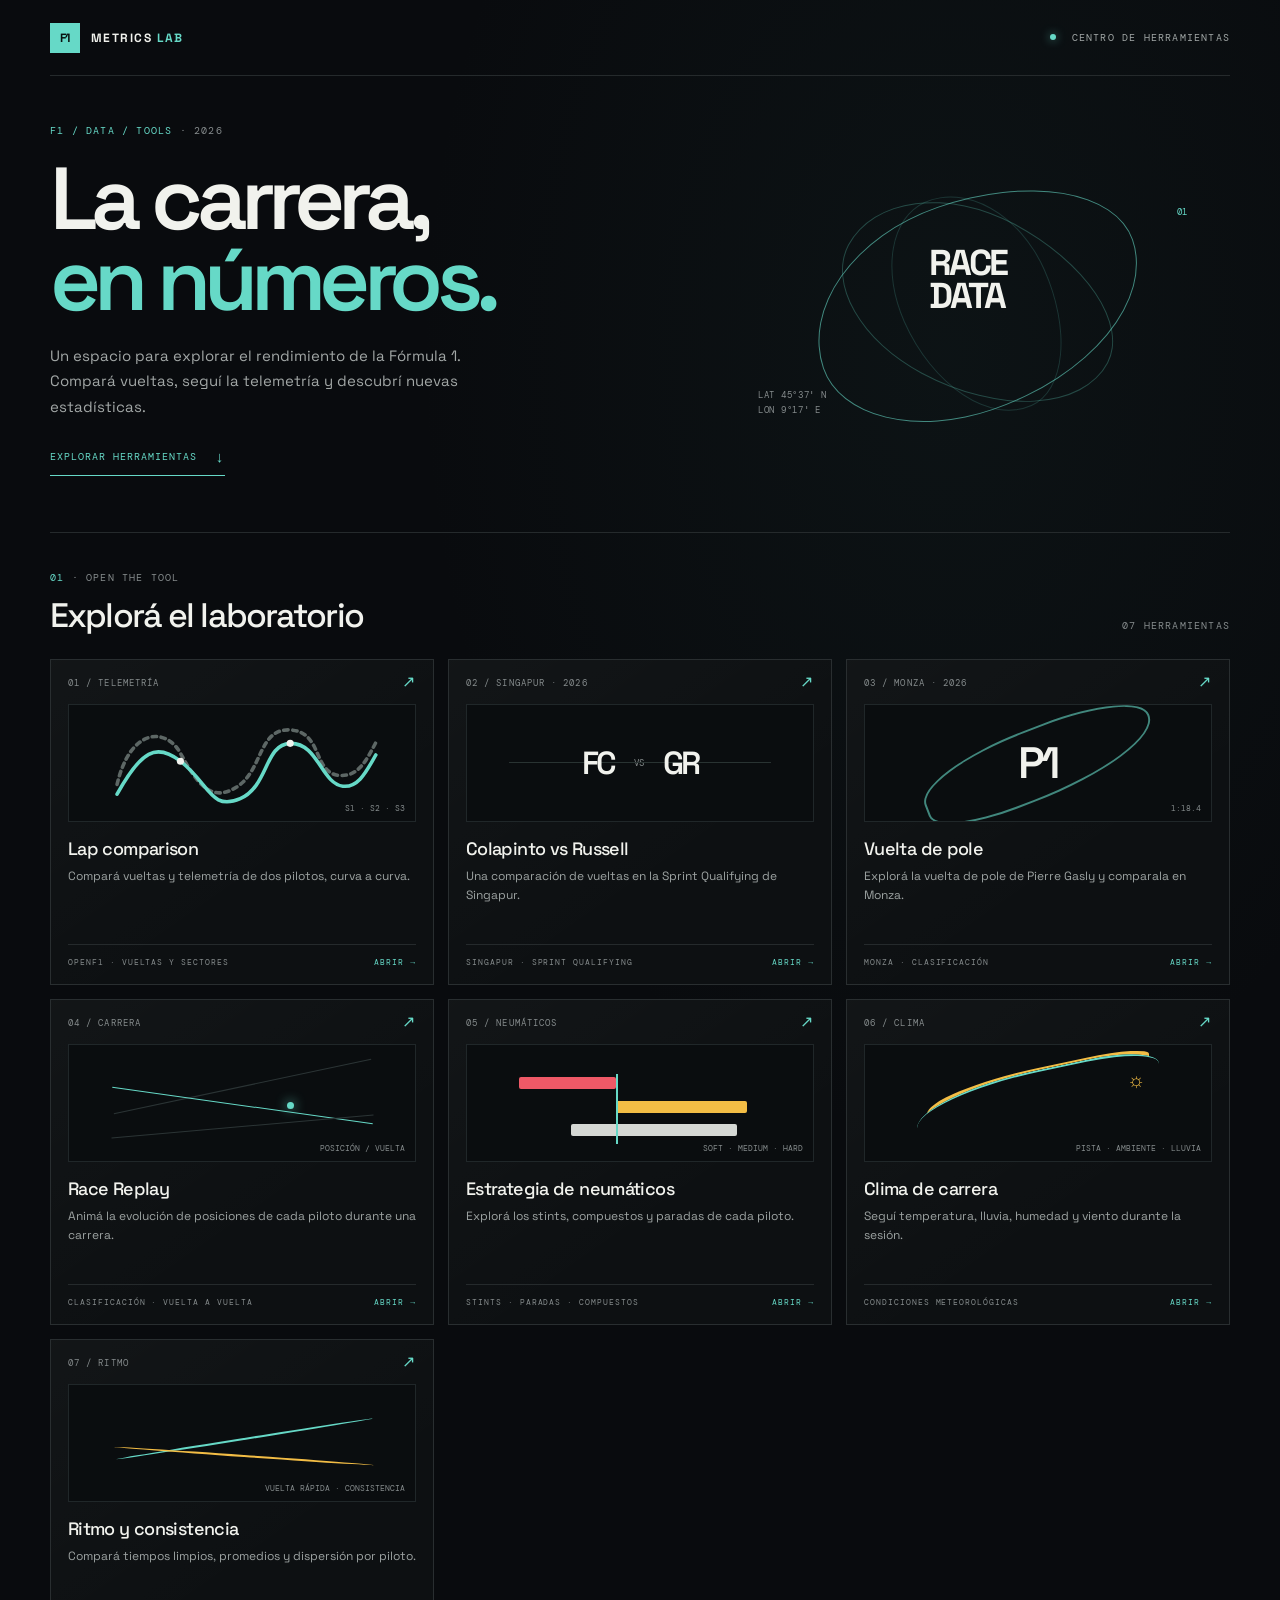
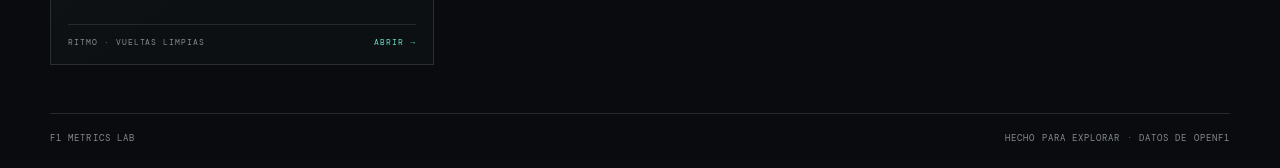
<file: index.html>
<!doctype html>
<html lang="es">
  <head>
    <meta charset="utf-8">
    <meta name="viewport" content="width=device-width, initial-scale=1">
    <meta name="theme-color" content="#090b0e">
    <meta
      name="description"
      content="Herramientas y estadísticas de Fórmula 1: compará vueltas, telemetría y rendimiento de pilotos."
    >
    <title>F1 Metrics Lab · Herramientas de Fórmula 1</title>
    <link rel="stylesheet" href="home.css">
  </head>
  <body>
    <main class="site-shell">
      <header class="topbar">
        <a class="brand" href="./" aria-label="F1 Metrics Lab, inicio">
          <span class="brand-mark">F1</span>
          <span>METRICS <b>LAB</b></span>
        </a>
        <span class="topbar-note"><i aria-hidden="true"></i> CENTRO DE HERRAMIENTAS</span>
      </header>

      <section class="hero" aria-labelledby="page-title">
        <div class="hero-copy">
          <p class="eyebrow"><span>F1 / DATA / TOOLS</span> · 2026</p>
          <h1 id="page-title">La carrera,<br><span>en números.</span></h1>
          <p class="intro">
            Un espacio para explorar el rendimiento de la Fórmula 1. Compará vueltas,
            seguí la telemetría y descubrí nuevas estadísticas.
          </p>
          <a class="explore-link" href="#tools">EXPLORAR HERRAMIENTAS <span aria-hidden="true">↓</span></a>
        </div>
        <div class="hero-art" aria-hidden="true">
          <div class="orbit orbit-one"></div>
          <div class="orbit orbit-two"></div>
          <div class="orbit orbit-three"></div>
          <span class="art-label">RACE<br>DATA</span>
          <span class="art-coordinate">LAT 45°37' N<br>LON 9°17' E</span>
          <span class="art-number">01</span>
        </div>
      </section>

      <section class="tools" id="tools" aria-labelledby="tools-title">
        <div class="section-heading">
          <div>
            <p class="eyebrow"><span>01</span> · OPEN THE TOOL</p>
            <h2 id="tools-title">Explorá el laboratorio</h2>
          </div>
          <span class="tool-count">07 HERRAMIENTAS</span>
        </div>

        <div class="tool-grid">
          <a class="tool-card featured" href="lap%20comparison/">
            <div class="card-topline"><span>01 / TELEMETRÍA</span><span class="card-arrow" aria-hidden="true">↗</span></div>
            <div class="card-graphic lap-graphic" aria-hidden="true">
              <svg viewBox="0 0 320 130" role="presentation">
                <path class="track-line track-muted" d="M20 89 C35 25 75 25 91 54 C108 85 124 111 154 92 C184 73 178 25 215 28 C251 31 239 77 270 79 C291 80 300 61 310 42"></path>
                <path class="track-line track-bright" d="M20 100 C47 51 64 42 91 63 C124 89 125 119 158 105 C190 91 185 44 214 43 C245 42 249 88 273 91 C291 93 300 73 310 56"></path>
                <circle cx="91" cy="63" r="4"></circle><circle cx="214" cy="43" r="4"></circle>
              </svg>
              <span class="graphic-caption">S1 · S2 · S3</span>
            </div>
            <div class="card-copy">
              <h3>Lap comparison</h3>
              <p>Compará vueltas y telemetría de dos pilotos, curva a curva.</p>
            </div>
            <div class="card-footer"><span>OPENF1 · VUELTAS Y SECTORES</span><span aria-hidden="true">ABRIR →</span></div>
          </a>

          <a class="tool-card" href="colapinto%20russel/">
            <div class="card-topline"><span>02 / SINGAPUR · 2026</span><span class="card-arrow" aria-hidden="true">↗</span></div>
            <div class="card-graphic driver-graphic" aria-hidden="true">
              <span class="driver-initial">FC</span><span class="versus">VS</span><span class="driver-initial">GR</span>
              <span class="driver-line"></span>
            </div>
            <div class="card-copy">
              <h3>Colapinto vs Russell</h3>
              <p>Una comparación de vueltas en la Sprint Qualifying de Singapur.</p>
            </div>
            <div class="card-footer"><span>SINGAPUR · SPRINT QUALIFYING</span><span aria-hidden="true">ABRIR →</span></div>
          </a>

          <a class="tool-card" href="gasly%20pole/">
            <div class="card-topline"><span>03 / MONZA · 2026</span><span class="card-arrow" aria-hidden="true">↗</span></div>
            <div class="card-graphic pole-graphic" aria-hidden="true">
              <span class="pole-number">P1</span>
              <span class="pole-trace"></span>
              <span class="pole-caption">1:18.4</span>
            </div>
            <div class="card-copy">
              <h3>Vuelta de pole</h3>
              <p>Explorá la vuelta de pole de Pierre Gasly y comparala en Monza.</p>
            </div>
            <div class="card-footer"><span>MONZA · CLASIFICACIÓN</span><span aria-hidden="true">ABRIR →</span></div>
          </a>

          <a class="tool-card" href="race%20replay/">
            <div class="card-topline"><span>04 / CARRERA</span><span class="card-arrow" aria-hidden="true">↗</span></div>
            <div class="card-graphic replay-graphic" aria-hidden="true">
              <span class="replay-track replay-track-one"></span>
              <span class="replay-track replay-track-two"></span>
              <span class="replay-track replay-track-three"></span>
              <span class="replay-marker"></span>
              <span class="replay-caption">POSICIÓN / VUELTA</span>
            </div>
            <div class="card-copy">
              <h3>Race Replay</h3>
              <p>Animá la evolución de posiciones de cada piloto durante una carrera.</p>
            </div>
            <div class="card-footer"><span>CLASIFICACIÓN · VUELTA A VUELTA</span><span aria-hidden="true">ABRIR →</span></div>
          </a>

          <a class="tool-card" href="stint%20strategy/">
            <div class="card-topline"><span>05 / NEUMÁTICOS</span><span class="card-arrow" aria-hidden="true">↗</span></div>
            <div class="card-graphic strategy-graphic" aria-hidden="true">
              <span class="strategy-bar soft-bar"></span><span class="strategy-bar medium-bar"></span>
              <span class="strategy-bar hard-bar"></span><span class="strategy-stop"></span>
              <span class="graphic-caption">SOFT · MEDIUM · HARD</span>
            </div>
            <div class="card-copy">
              <h3>Estrategia de neumáticos</h3>
              <p>Explorá los stints, compuestos y paradas de cada piloto.</p>
            </div>
            <div class="card-footer"><span>STINTS · PARADAS · COMPUESTOS</span><span aria-hidden="true">ABRIR →</span></div>
          </a>

          <a class="tool-card" href="track%20weather/">
            <div class="card-topline"><span>06 / CLIMA</span><span class="card-arrow" aria-hidden="true">↗</span></div>
            <div class="card-graphic weather-graphic" aria-hidden="true">
              <span class="weather-line-art"></span><span class="weather-sun">☼</span>
              <span class="graphic-caption">PISTA · AMBIENTE · LLUVIA</span>
            </div>
            <div class="card-copy">
              <h3>Clima de carrera</h3>
              <p>Seguí temperatura, lluvia, humedad y viento durante la sesión.</p>
            </div>
            <div class="card-footer"><span>CONDICIONES METEOROLÓGICAS</span><span aria-hidden="true">ABRIR →</span></div>
          </a>

          <a class="tool-card" href="race%20pace/">
            <div class="card-topline"><span>07 / RITMO</span><span class="card-arrow" aria-hidden="true">↗</span></div>
            <div class="card-graphic pace-graphic" aria-hidden="true">
              <span class="pace-line-art pace-line-a"></span><span class="pace-line-art pace-line-b"></span>
              <span class="graphic-caption">VUELTA RÁPIDA · CONSISTENCIA</span>
            </div>
            <div class="card-copy">
              <h3>Ritmo y consistencia</h3>
              <p>Compará tiempos limpios, promedios y dispersión por piloto.</p>
            </div>
            <div class="card-footer"><span>RITMO · VUELTAS LIMPIAS</span><span aria-hidden="true">ABRIR →</span></div>
          </a>
        </div>
      </section>

      <footer class="site-footer">
        <span>F1 METRICS LAB</span>
        <span>HECHO PARA EXPLORAR · DATOS DE OPENF1</span>
      </footer>
    </main>
  </body>
</html>
</file>
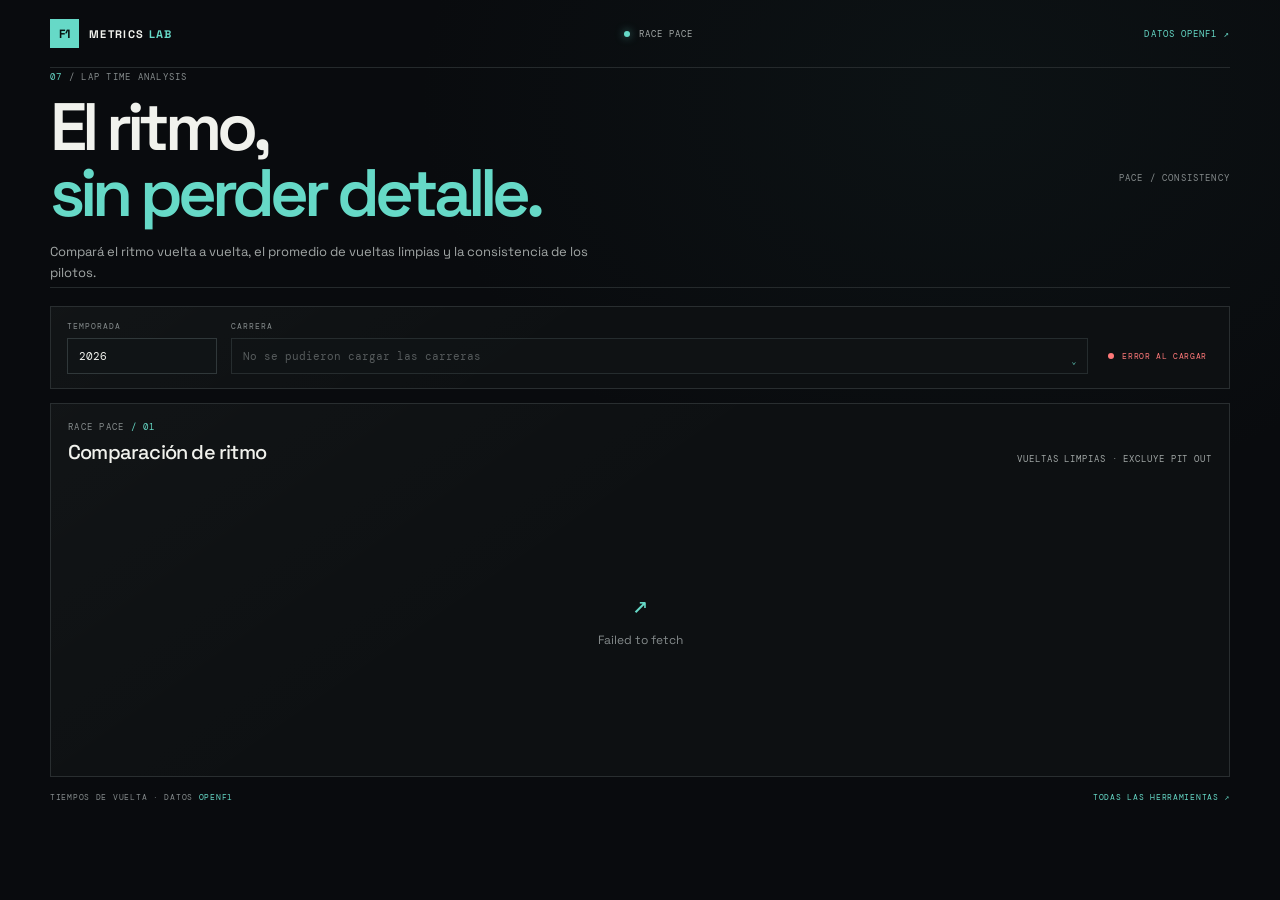
<file: race pace/index.html>
<!doctype html>
<html lang="es">
  <head>
    <meta charset="utf-8">
    <meta name="viewport" content="width=device-width, initial-scale=1">
    <meta name="theme-color" content="#090b0e">
    <meta name="description" content="Compará ritmo de carrera, vueltas rápidas y consistencia de los pilotos de Fórmula 1.">
    <title>Ritmo y consistencia · F1 Metrics Lab</title>
    <link rel="stylesheet" href="../shared/tools.css">
    <link rel="stylesheet" href="styles.css">
    <script src="../shared/f1-tools.js" defer></script>
    <script src="app.js" defer></script>
  </head>
  <body>
    <main class="page-shell">
      <header class="topbar">
        <a class="wordmark" href="../" aria-label="Volver a F1 Metrics Lab"><span class="wordmark-mark">F1</span><span class="wordmark-copy">METRICS <span>LAB</span></span></a>
        <div class="topbar-context"><span class="live-dot"></span><span>RACE PACE</span></div>
        <a class="api-link" href="https://openf1.org/docs/" target="_blank" rel="noreferrer">DATOS OPENF1 ↗</a>
      </header>
      <section class="intro">
        <div><p class="eyebrow"><span>07</span> / LAP TIME ANALYSIS</p><h1>El ritmo,<br><span>sin perder detalle.</span></h1><p class="intro-copy">Compará el ritmo vuelta a vuelta, el promedio de vueltas limpias y la consistencia de los pilotos.</p></div>
        <span class="tool-index">PACE / CONSISTENCY</span>
      </section>
      <section class="controls panel" aria-label="Seleccionar carrera">
        <label class="select-field" for="season-select"><span>TEMPORADA</span><select id="season-select"><option>2026</option><option>2025</option><option>2024</option><option>2023</option></select></label>
        <label class="select-field race-field" for="race-select"><span>CARRERA</span><select id="race-select" disabled><option>Cargando carreras…</option></select></label>
        <div class="data-status" role="status"><i class="status-dot"></i><span id="status-label" data-state="loading">CARGANDO CARRERAS</span></div>
      </section>
      <section class="content-panel panel">
        <header class="panel-heading"><div><p class="eyebrow">RACE PACE <span>/ 01</span></p><h2 id="race-title">Comparación de ritmo</h2></div><span class="heading-note">VUELTAS LIMPIAS · EXCLUYE PIT OUT</span></header>
        <div class="empty-state" id="empty-state" role="status"><span class="empty-mark">↗</span><p>Elegí una carrera para comparar ritmo y consistencia.</p></div>
        <div class="data-view" id="data-view" hidden>
          <div class="driver-pickers">
            <label class="select-field" for="driver-a"><span>PILOTO A</span><select class="inline-select" id="driver-a" disabled></select></label>
            <span class="versus">VS</span>
            <label class="select-field" for="driver-b"><span>PILOTO B</span><select class="inline-select" id="driver-b" disabled></select></label>
          </div>
          <div class="metric-grid pace-metrics">
            <article class="metric-card"><span class="metric-label">VUELTA MÁS RÁPIDA</span><strong class="metric-value" id="metric-best">—</strong><span class="metric-detail" id="metric-best-detail">seleccioná un piloto</span></article>
            <article class="metric-card"><span class="metric-label">PROMEDIO DE VUELTAS LIMPIAS</span><strong class="metric-value" id="metric-average">—</strong><span class="metric-detail" id="metric-average-detail">—</span></article>
            <article class="metric-card"><span class="metric-label">CONSISTENCIA · DESVÍO ESTÁNDAR</span><strong class="metric-value" id="metric-consistency">—</strong><span class="metric-detail" id="metric-consistency-detail">menor es más consistente</span></article>
          </div>
          <div class="chart-box"><svg id="pace-chart" role="img" aria-label="Ritmo comparado por vuelta"></svg></div>
          <div class="pace-table-wrap"><table><thead><tr><th>POS</th><th>PILOTO</th><th>VUELTA RÁPIDA</th><th>PROMEDIO</th><th>CONSISTENCIA</th><th>VUELTAS</th></tr></thead><tbody id="pace-table"></tbody></table></div>
          <p class="data-note">Se excluyen las vueltas de salida de boxes (pit out), los datos inválidos y vueltas de más de 180 s. El promedio no ajusta tráfico, combustible ni compuesto.</p>
        </div>
      </section>
      <footer class="page-footer"><p>TIEMPOS DE VUELTA · DATOS <a href="https://openf1.org" target="_blank" rel="noreferrer">OPENF1</a></p><p><a href="../">TODAS LAS HERRAMIENTAS ↗</a></p></footer>
    </main>
  </body>
</html>
</file>
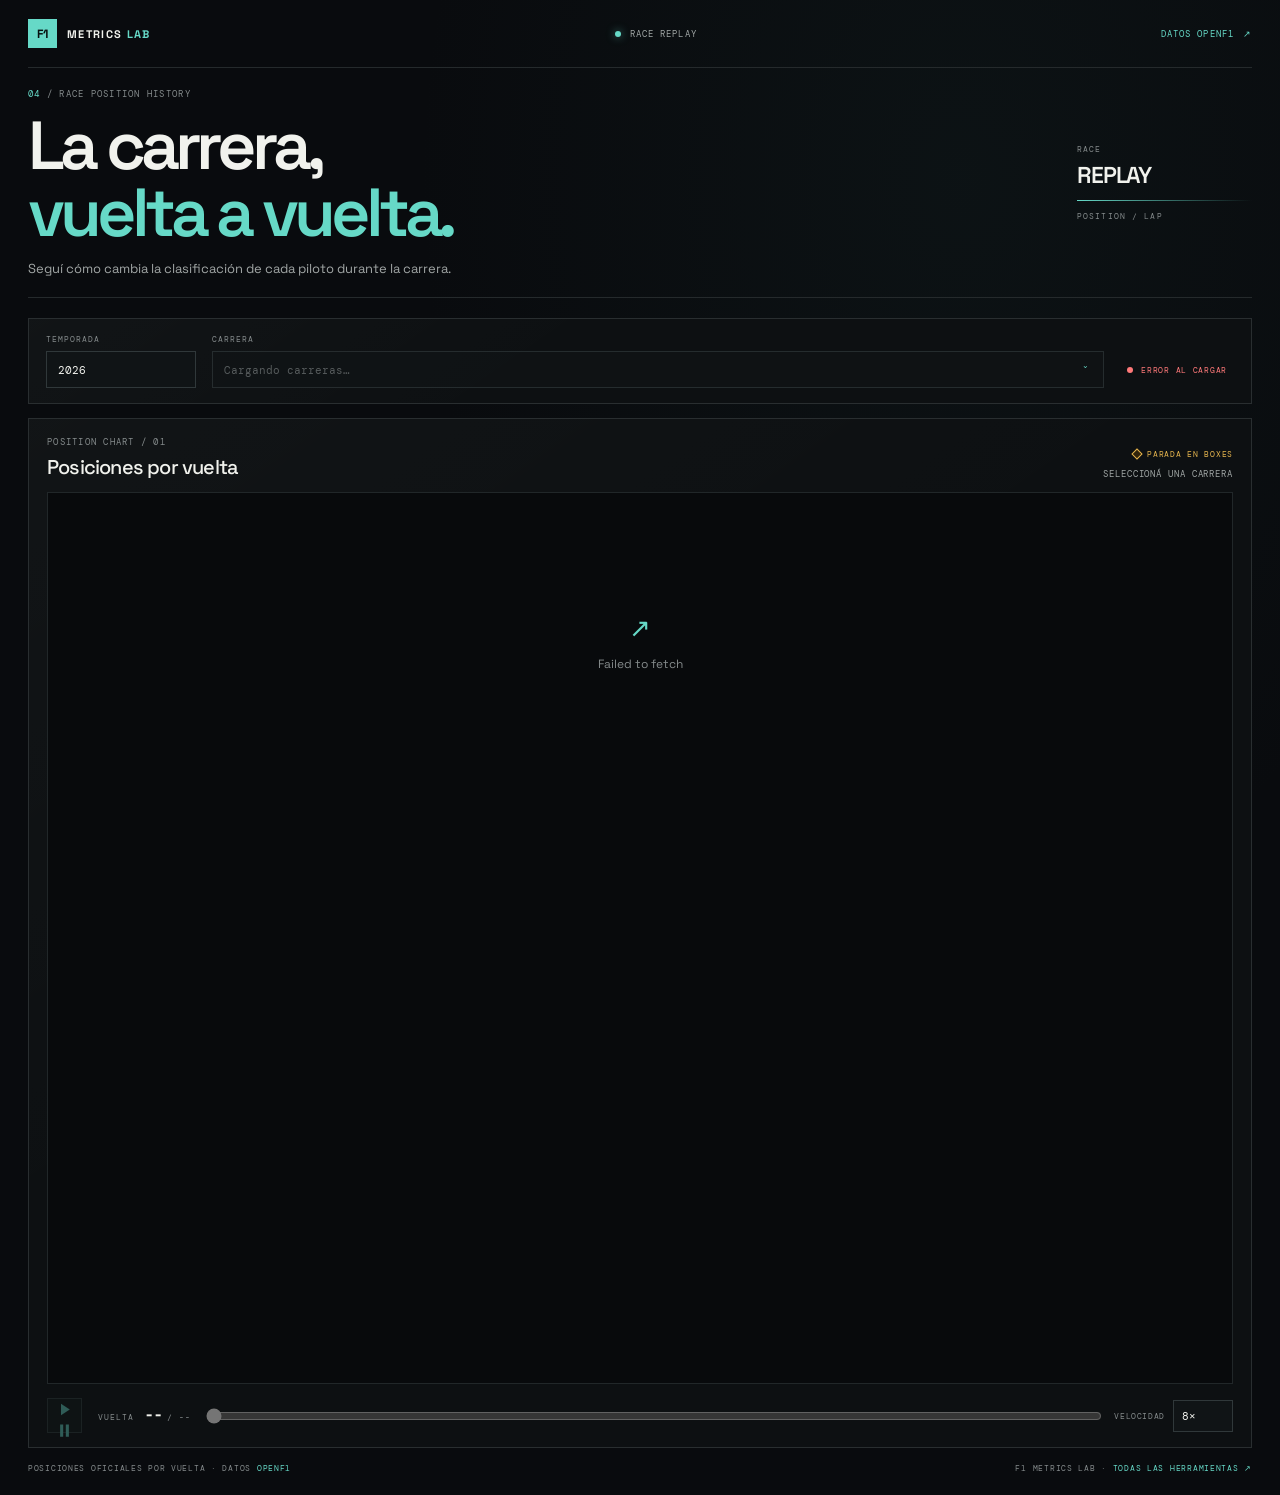
<file: race replay/index.html>
<!doctype html>
<html lang="es">
  <head>
    <meta charset="utf-8">
    <meta name="viewport" content="width=device-width, initial-scale=1">
    <meta name="theme-color" content="#090b0e">
    <meta name="description" content="Animación vuelta a vuelta de las posiciones de los pilotos en carreras de Fórmula 1.">
    <title>Race Replay · F1 Metrics Lab</title>
    <link rel="stylesheet" href="styles.css">
    <script src="app.js" defer></script>
  </head>
  <body>
    <main class="page-shell">
      <header class="topbar">
        <a class="wordmark" href="../" aria-label="Volver a F1 Metrics Lab">
          <span class="wordmark-mark" aria-hidden="true">F1</span>
          <span class="wordmark-copy">METRICS <span>LAB</span></span>
        </a>
        <div class="topbar-context"><span class="live-dot" aria-hidden="true"></span><span>RACE REPLAY</span></div>
        <a class="api-link" href="https://openf1.org/docs/" target="_blank" rel="noreferrer">DATOS OPENF1 <span aria-hidden="true">↗</span></a>
      </header>

      <section class="intro">
        <div>
          <p class="eyebrow"><span>04</span> / RACE POSITION HISTORY</p>
          <h1>La carrera,<br><span>vuelta a vuelta.</span></h1>
          <p class="intro-copy">Seguí cómo cambia la clasificación de cada piloto durante la carrera.</p>
        </div>
        <div class="season-stamp" aria-hidden="true"><span>RACE</span><strong>REPLAY</strong><i></i><span>POSITION / LAP</span></div>
      </section>

      <section class="controls panel" aria-label="Elegir carrera">
        <label class="select-field" for="season-select">
          <span>TEMPORADA</span>
          <select id="season-select" aria-label="Temporada">
            <option value="2026">2026</option>
            <option value="2025">2025</option>
            <option value="2024">2024</option>
            <option value="2023">2023</option>
          </select>
        </label>
        <label class="select-field race-field" for="race-select">
          <span>CARRERA</span>
          <select id="race-select" disabled aria-label="Carrera">
            <option value="">Cargando carreras…</option>
          </select>
        </label>
        <div class="data-status" id="data-status" data-state="loading" role="status" aria-live="polite">
          <span class="status-dot" aria-hidden="true"></span>
          <span id="status-label">CARGANDO CARRERAS</span>
        </div>
      </section>

      <section class="replay-panel panel" aria-labelledby="chart-title">
        <header class="chart-heading">
          <div>
            <p class="eyebrow">POSITION CHART <span class="heading-index">/ 01</span></p>
            <h2 id="chart-title">Posiciones por vuelta</h2>
          </div>
          <div class="chart-heading-meta">
            <span class="pit-legend"><i aria-hidden="true"></i> PARADA EN BOXES</span>
            <span class="race-heading" id="race-heading">SELECCIONÁ UNA CARRERA</span>
          </div>
        </header>

        <div class="chart-wrap" id="chart-wrap">
          <div class="empty-state" id="empty-state" role="status">
            <span class="empty-mark" aria-hidden="true">↗</span>
            <p>Elegí una temporada y una carrera para cargar la clasificación.</p>
          </div>
          <svg id="position-chart" class="position-chart" role="img" aria-label="Animación de posiciones de carrera" hidden></svg>
        </div>

        <div class="replay-controls">
          <button class="play-button" id="play-button" type="button" aria-label="Reproducir animación" disabled>
            <svg id="play-icon" viewBox="0 0 24 24" aria-hidden="true"><path d="M8 5.5v13l10-6.5z"></path></svg>
            <svg id="pause-icon" viewBox="0 0 24 24" aria-hidden="true" hidden><path d="M7 5h3.5v14H7zm6.5 0H17v14h-3.5z"></path></svg>
          </button>
          <span class="lap-readout">VUELTA <strong id="current-lap">--</strong><span id="total-laps">/ --</span></span>
          <input id="lap-slider" type="range" min="1" max="1" value="1" step="0.1" aria-label="Seleccionar vuelta" disabled>
          <label class="speed-field" for="speed-select">VELOCIDAD
            <select id="speed-select" aria-label="Velocidad de animación">
              <option value="1400">1×</option>
              <option value="750">2×</option>
              <option value="400">4×</option>
              <option value="200" selected>8×</option>
            </select>
          </label>
        </div>
      </section>

      <footer class="page-footer">
        <p>POSICIONES OFICIALES POR VUELTA · DATOS <a href="https://openf1.org" target="_blank" rel="noreferrer">OPENF1</a></p>
        <p>F1 METRICS LAB · <a href="../">TODAS LAS HERRAMIENTAS ↗</a></p>
      </footer>
    </main>
  </body>
</html>
</file>
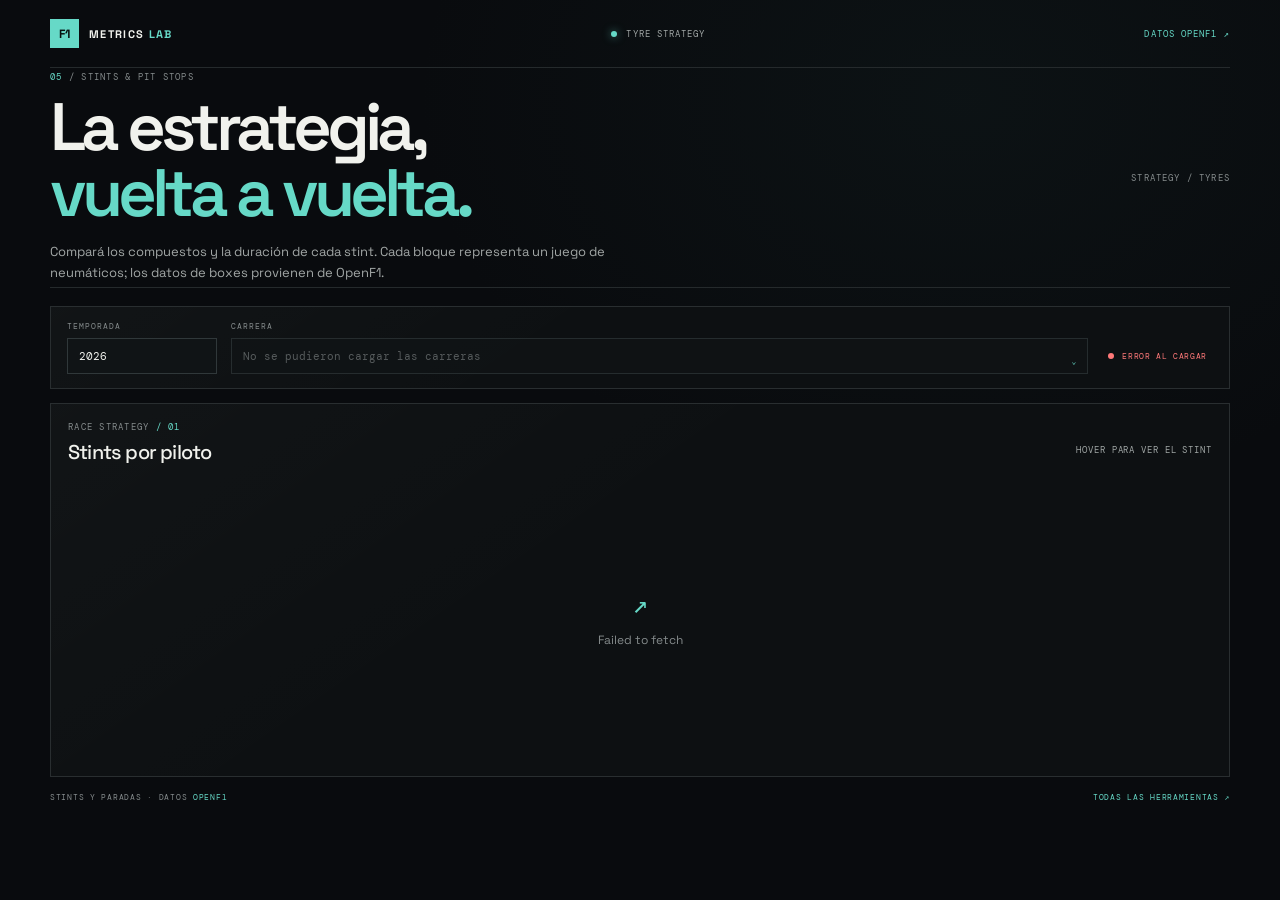
<file: stint strategy/index.html>
<!doctype html>
<html lang="es">
  <head>
    <meta charset="utf-8">
    <meta name="viewport" content="width=device-width, initial-scale=1">
    <meta name="theme-color" content="#090b0e">
    <meta name="description" content="Explorá los stints, compuestos y paradas en boxes de cada piloto de Fórmula 1.">
    <title>Estrategia de neumáticos · F1 Metrics Lab</title>
    <link rel="stylesheet" href="../shared/tools.css">
    <link rel="stylesheet" href="styles.css">
    <script src="../shared/f1-tools.js" defer></script>
    <script src="app.js" defer></script>
  </head>
  <body>
    <main class="page-shell">
      <header class="topbar">
        <a class="wordmark" href="../" aria-label="Volver a F1 Metrics Lab"><span class="wordmark-mark">F1</span><span class="wordmark-copy">METRICS <span>LAB</span></span></a>
        <div class="topbar-context"><span class="live-dot"></span><span>TYRE STRATEGY</span></div>
        <a class="api-link" href="https://openf1.org/docs/" target="_blank" rel="noreferrer">DATOS OPENF1 ↗</a>
      </header>
      <section class="intro">
        <div><p class="eyebrow"><span>05</span> / STINTS & PIT STOPS</p><h1>La estrategia,<br><span>vuelta a vuelta.</span></h1><p class="intro-copy">Compará los compuestos y la duración de cada stint. Cada bloque representa un juego de neumáticos; los datos de boxes provienen de OpenF1.</p></div>
        <span class="tool-index">STRATEGY / TYRES</span>
      </section>
      <section class="controls panel" aria-label="Seleccionar carrera">
        <label class="select-field" for="season-select"><span>TEMPORADA</span><select id="season-select"><option>2026</option><option>2025</option><option>2024</option><option>2023</option></select></label>
        <label class="select-field race-field" for="race-select"><span>CARRERA</span><select id="race-select" disabled><option>Cargando carreras…</option></select></label>
        <div class="data-status" role="status"><i class="status-dot"></i><span id="status-label" data-state="loading">CARGANDO CARRERAS</span></div>
      </section>
      <section class="content-panel panel">
        <header class="panel-heading"><div><p class="eyebrow">RACE STRATEGY <span>/ 01</span></p><h2 id="race-title">Stints por piloto</h2></div><p class="heading-note">HOVER PARA VER EL STINT</p></header>
        <div class="empty-state" id="empty-state" role="status"><span class="empty-mark">↗</span><p>Elegí una carrera para explorar sus estrategias de neumáticos.</p></div>
        <div class="data-view" id="data-view" hidden>
          <div class="metric-grid">
            <article class="metric-card"><span class="metric-label">PILOTOS</span><strong class="metric-value" id="metric-drivers">—</strong><span class="metric-detail">con stint registrado</span></article>
            <article class="metric-card"><span class="metric-label">PARADAS EN BOXES</span><strong class="metric-value" id="metric-stops">—</strong><span class="metric-detail">registros OpenF1</span></article>
            <article class="metric-card"><span class="metric-label">COMPUESTOS</span><strong class="metric-value" id="metric-compounds">—</strong><span class="metric-detail" id="metric-compound-detail">en carrera</span></article>
          </div>
          <div class="strategy-legend" id="strategy-legend" aria-label="Leyenda de compuestos"></div>
          <div class="strategy-scroll"><div id="strategy-chart"></div></div>
          <p class="data-note">Los rangos se muestran según los stints publicados por OpenF1; pueden diferir de las estrategias oficiales ante datos incompletos.</p>
        </div>
      </section>
      <footer class="page-footer"><p>STINTS Y PARADAS · DATOS <a href="https://openf1.org" target="_blank" rel="noreferrer">OPENF1</a></p><p><a href="../">TODAS LAS HERRAMIENTAS ↗</a></p></footer>
    </main>
  </body>
</html>
</file>
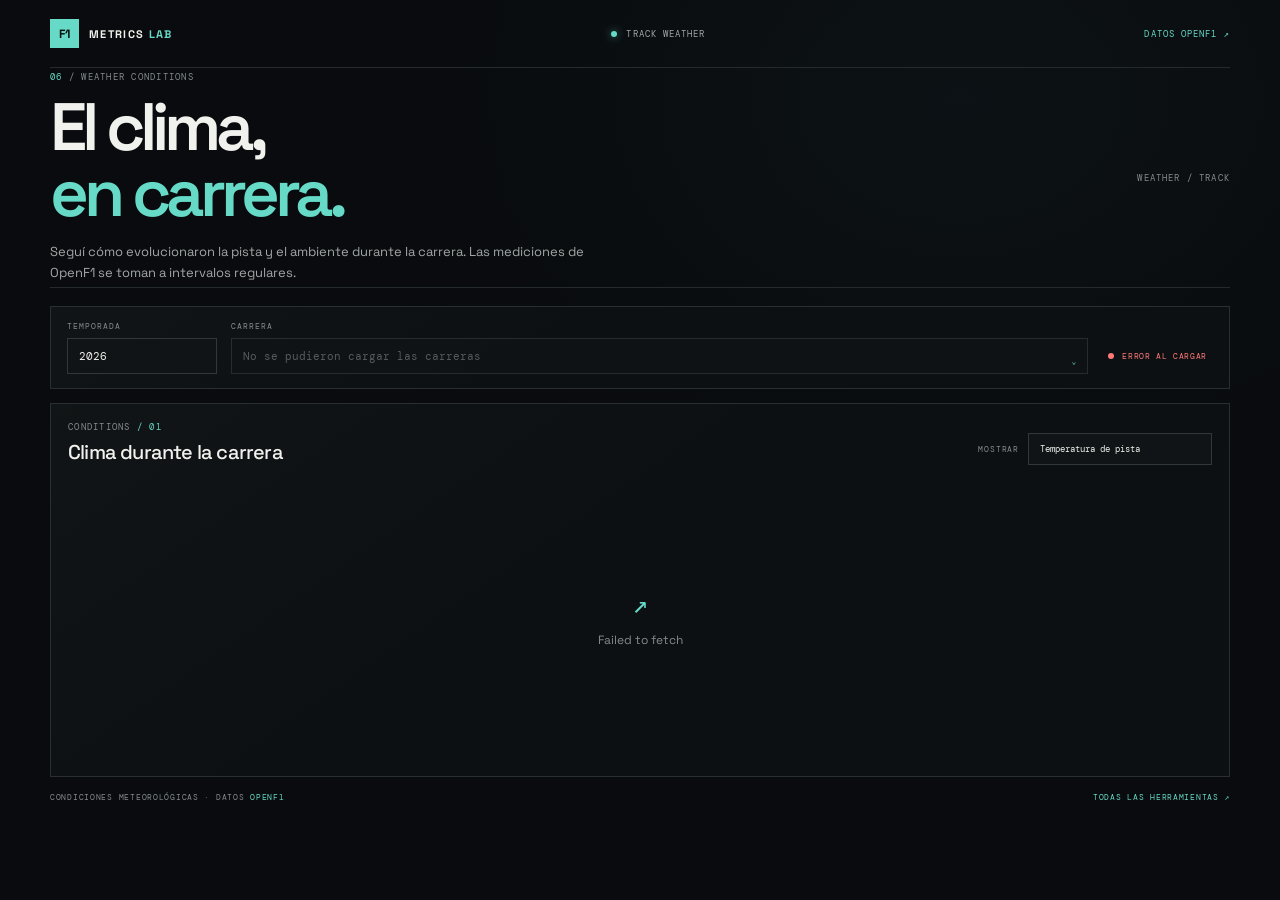
<file: track weather/index.html>
<!doctype html>
<html lang="es">
  <head>
    <meta charset="utf-8">
    <meta name="viewport" content="width=device-width, initial-scale=1">
    <meta name="theme-color" content="#090b0e">
    <meta name="description" content="Explorá las condiciones meteorológicas durante carreras de Fórmula 1.">
    <title>Clima de carrera · F1 Metrics Lab</title>
    <link rel="stylesheet" href="../shared/tools.css">
    <link rel="stylesheet" href="styles.css">
    <script src="../shared/f1-tools.js" defer></script>
    <script src="app.js" defer></script>
  </head>
  <body>
    <main class="page-shell">
      <header class="topbar">
        <a class="wordmark" href="../" aria-label="Volver a F1 Metrics Lab"><span class="wordmark-mark">F1</span><span class="wordmark-copy">METRICS <span>LAB</span></span></a>
        <div class="topbar-context"><span class="live-dot"></span><span>TRACK WEATHER</span></div>
        <a class="api-link" href="https://openf1.org/docs/" target="_blank" rel="noreferrer">DATOS OPENF1 ↗</a>
      </header>
      <section class="intro">
        <div><p class="eyebrow"><span>06</span> / WEATHER CONDITIONS</p><h1>El clima,<br><span>en carrera.</span></h1><p class="intro-copy">Seguí cómo evolucionaron la pista y el ambiente durante la carrera. Las mediciones de OpenF1 se toman a intervalos regulares.</p></div>
        <span class="tool-index">WEATHER / TRACK</span>
      </section>
      <section class="controls panel" aria-label="Seleccionar carrera">
        <label class="select-field" for="season-select"><span>TEMPORADA</span><select id="season-select"><option>2026</option><option>2025</option><option>2024</option><option>2023</option></select></label>
        <label class="select-field race-field" for="race-select"><span>CARRERA</span><select id="race-select" disabled><option>Cargando carreras…</option></select></label>
        <div class="data-status" role="status"><i class="status-dot"></i><span id="status-label" data-state="loading">CARGANDO CARRERAS</span></div>
      </section>
      <section class="content-panel panel">
        <header class="panel-heading"><div><p class="eyebrow">CONDITIONS <span>/ 01</span></p><h2 id="race-title">Clima durante la carrera</h2></div><label class="metric-picker" for="weather-metric">MOSTRAR
          <select class="inline-select" id="weather-metric"><option value="track_temperature">Temperatura de pista</option><option value="air_temperature">Temperatura ambiente</option><option value="rainfall">Lluvia</option><option value="wind_speed">Velocidad del viento</option><option value="humidity">Humedad</option></select>
        </label></header>
        <div class="empty-state" id="empty-state" role="status"><span class="empty-mark">↗</span><p>Elegí una carrera para ver las condiciones meteorológicas.</p></div>
        <div class="data-view" id="data-view" hidden>
          <div class="metric-grid weather-metrics">
            <article class="metric-card"><span class="metric-label">TEMP. AMBIENTE PROMEDIO</span><strong class="metric-value" id="metric-air">—</strong><span class="metric-detail">durante la sesión</span></article>
            <article class="metric-card"><span class="metric-label">TEMP. DE PISTA PROMEDIO</span><strong class="metric-value" id="metric-track">—</strong><span class="metric-detail">durante la sesión</span></article>
            <article class="metric-card"><span class="metric-label">LLUVIA REGISTRADA</span><strong class="metric-value" id="metric-rain">—</strong><span class="metric-detail" id="metric-wind">viento promedio —</span></article>
          </div>
          <div class="chart-box" aria-label="Gráfico de clima por hora"><svg id="weather-chart" role="img"></svg></div>
          <p class="data-note">Lluvia: 1 indica precipitación detectada. El viento y las temperaturas son mediciones meteorológicas periódicas, no datos vuelta a vuelta.</p>
        </div>
      </section>
      <footer class="page-footer"><p>CONDICIONES METEOROLÓGICAS · DATOS <a href="https://openf1.org" target="_blank" rel="noreferrer">OPENF1</a></p><p><a href="../">TODAS LAS HERRAMIENTAS ↗</a></p></footer>
    </main>
  </body>
</html>
</file>
<file: home.css>
@import url("https://fonts.googleapis.com/css2?family=DM+Mono:wght@400;500&family=Space+Grotesk:wght@400;500;600;700&display=swap");

:root {
  color-scheme: dark;
  font-family: "Space Grotesk", sans-serif;
  background: #090b0e;
  color: #f1f2ed;
  font-synthesis: none;
  text-rendering: optimizeLegibility;
  --muted: #858b8c;
  --mint: #66d9c7;
  --line: #252a2c;
  --mono: "DM Mono", monospace;
}

* { box-sizing: border-box; }

html { scroll-behavior: smooth; }

body {
  margin: 0;
  min-width: 320px;
  background:
    radial-gradient(ellipse at 74% 20%, rgb(34 68 65 / 14%), transparent 33rem),
    #090b0e;
}

a { color: inherit; }

.site-shell {
  width: min(1180px, calc(100% - 64px));
  margin: 0 auto;
}

.topbar {
  min-height: 76px;
  display: flex;
  align-items: center;
  justify-content: space-between;
  border-bottom: 1px solid var(--line);
}

.brand {
  display: inline-flex;
  align-items: center;
  gap: 11px;
  text-decoration: none;
  font-size: 12px;
  font-weight: 700;
  letter-spacing: .12em;
}

.brand b { color: var(--mint); }

.brand-mark {
  display: grid;
  width: 30px;
  height: 30px;
  place-items: center;
  background: var(--mint);
  color: #08110f;
  font-size: 12px;
  letter-spacing: -.08em;
}

.topbar-note, .eyebrow, .tool-count, .card-topline, .card-footer, .site-footer {
  font-family: var(--mono);
  font-size: 10px;
  letter-spacing: .12em;
}

.topbar-note { color: #a0a6a5; }

.topbar-note i {
  display: inline-block;
  width: 6px;
  height: 6px;
  margin: 0 8px 1px 0;
  border-radius: 50%;
  background: var(--mint);
  box-shadow: 0 0 10px rgb(102 217 199 / 65%);
}

.hero {
  min-height: 405px;
  display: grid;
  grid-template-columns: 1fr .8fr;
  align-items: center;
  border-bottom: 1px solid var(--line);
}

.hero-copy { padding: 48px 0 56px; }

.eyebrow {
  margin: 0 0 22px;
  color: var(--muted);
}

.eyebrow span { color: var(--mint); }

h1 {
  margin: 0;
  font-size: clamp(54px, 7.3vw, 88px);
  line-height: .92;
  letter-spacing: -.075em;
  font-weight: 600;
}

h1 span { color: var(--mint); }

.intro {
  max-width: 430px;
  margin: 22px 0 25px;
  color: #a2a7a6;
  font-size: 15px;
  line-height: 1.7;
}

.explore-link {
  display: inline-flex;
  align-items: center;
  gap: 18px;
  padding-bottom: 8px;
  border-bottom: 1px solid var(--mint);
  color: var(--mint);
  font-family: var(--mono);
  font-size: 10px;
  letter-spacing: .1em;
  text-decoration: none;
}

.explore-link span { font-size: 15px; }

.hero-art {
  position: relative;
  min-height: 310px;
  overflow: hidden;
  color: var(--mint);
}

.orbit {
  position: absolute;
  top: 50%;
  left: 52%;
  width: 335px;
  height: 210px;
  border: 1px solid rgb(102 217 199 / 60%);
  border-radius: 48% 52% 56% 44% / 55% 45% 55% 45%;
  transform: translate(-50%, -50%) rotate(-19deg);
}

.orbit-two {
  width: 285px;
  height: 176px;
  border-color: rgb(102 217 199 / 28%);
  transform: translate(-50%, -50%) rotate(28deg);
}

.orbit-three {
  width: 230px;
  height: 150px;
  border-color: rgb(102 217 199 / 18%);
  transform: translate(-50%, -50%) rotate(66deg);
}

.art-label {
  position: absolute;
  top: 42%;
  left: 50%;
  color: #f1f2ed;
  font-size: 36px;
  font-weight: 700;
  line-height: .9;
  letter-spacing: -.08em;
  transform: translate(-50%, -50%);
}

.art-coordinate, .art-number {
  position: absolute;
  font-family: var(--mono);
  font-size: 9px;
  line-height: 1.7;
  letter-spacing: .08em;
}

.art-coordinate { left: 10%; bottom: 13%; color: var(--muted); }
.art-number { top: 18%; right: 8%; color: var(--mint); }

.tools { padding: 38px 0 48px; }

.section-heading {
  display: flex;
  align-items: end;
  justify-content: space-between;
  margin-bottom: 22px;
}

.section-heading .eyebrow { margin-bottom: 10px; }

h2 {
  margin: 0;
  font-size: clamp(25px, 3vw, 34px);
  font-weight: 500;
  letter-spacing: -.055em;
}

.tool-count { padding-bottom: 5px; color: var(--muted); }

.tool-grid {
  display: grid;
  grid-template-columns: repeat(3, minmax(0, 1fr));
  gap: 14px;
}

.tool-card {
  min-width: 0;
  display: flex;
  flex-direction: column;
  min-height: 326px;
  padding: 17px;
  border: 1px solid #292e30;
  background: linear-gradient(145deg, rgb(255 255 255 / 2.2%), transparent 65%), #0d1012;
  text-decoration: none;
  transition: border-color .18s ease, transform .18s ease, background-color .18s ease;
}

.tool-card:hover, .tool-card:focus-visible {
  border-color: var(--mint);
  background-color: #101716;
  transform: translateY(-3px);
}

.tool-card:focus-visible, .explore-link:focus-visible, .brand:focus-visible {
  outline: 2px solid var(--mint);
  outline-offset: 4px;
}

.card-topline, .card-footer {
  display: flex;
  justify-content: space-between;
  gap: 8px;
  color: var(--muted);
  font-size: 9px;
}

.card-arrow { color: var(--mint); font-size: 16px; line-height: 10px; }

.card-graphic {
  position: relative;
  height: 118px;
  margin: 15px 0;
  overflow: hidden;
  border: 1px solid #202729;
  background:
    linear-gradient(90deg, transparent 49.8%, rgb(255 255 255 / 4%) 50%, transparent 50.2%),
    linear-gradient(transparent 49.8%, rgb(255 255 255 / 4%) 50%, transparent 50.2%),
    #0a0d0f;
  background-size: 32px 32px;
}

.lap-graphic svg { width: 100%; height: 100%; overflow: visible; }
.track-line { fill: none; stroke-linecap: round; stroke-width: 4; }
.track-muted { stroke: #727e7b; stroke-dasharray: 5 5; opacity: .8; }
.track-bright { stroke: var(--mint); }
.lap-graphic circle { fill: #f1f2ed; }
.graphic-caption { position: absolute; right: 10px; bottom: 8px; color: var(--muted); font: 8px var(--mono); }

.driver-graphic {
  display: flex;
  align-items: center;
  justify-content: center;
  gap: 19px;
}

.driver-initial { z-index: 1; font-size: 32px; font-weight: 600; letter-spacing: -.08em; }
.driver-initial:last-of-type { color: var(--mint); }
.versus { color: var(--muted); font: 9px var(--mono); }
.driver-line { position: absolute; left: 12%; right: 12%; height: 1px; background: #293332; }

.pole-graphic { display: flex; align-items: center; justify-content: center; }
.pole-number { z-index: 1; color: #f1f2ed; font-size: 44px; font-weight: 600; letter-spacing: -.08em; }
.pole-trace { position: absolute; width: 70%; height: 60%; border: 2px solid var(--mint); border-radius: 49% 42% 57% 35%; transform: rotate(-21deg); opacity: .6; }
.pole-caption { position: absolute; right: 10px; bottom: 8px; color: var(--muted); font: 8px var(--mono); }

.replay-graphic { display: flex; align-items: center; justify-content: center; }
.replay-track { position: absolute; left: 12%; right: 12%; height: 1px; background: #2b3435; transform: rotate(-12deg); }
.replay-track-one { top: 35%; }
.replay-track-two { top: 52%; background: var(--mint); transform: rotate(8deg); }
.replay-track-three { top: 70%; transform: rotate(-5deg); }
.replay-marker { position: absolute; top: 49%; left: 63%; width: 7px; height: 7px; border-radius: 50%; background: var(--mint); box-shadow: 0 0 12px var(--mint); }
.replay-caption { position: absolute; right: 10px; bottom: 8px; color: var(--muted); font: 8px var(--mono); }

.strategy-graphic, .weather-graphic, .pace-graphic { display: flex; align-items: center; justify-content: center; }
.strategy-bar { position: absolute; left: 15%; height: 12px; border-radius: 2px; }
.soft-bar { top: 28%; width: 28%; background: #ef5967; }
.medium-bar { top: 48%; left: 43%; width: 38%; background: #f3bd45; }
.hard-bar { top: 68%; left: 30%; width: 48%; background: #d5d8d4; }
.strategy-stop { position: absolute; left: 43%; top: 25%; width: 2px; height: 60%; background: var(--mint); }
.weather-line-art { width: 70%; height: 56%; border-top: 2px solid #66d9c7; border-radius: 50% 30% 0 0; transform: skewY(-12deg); box-shadow: 0 -12px 0 -10px #f3bd45; }
.weather-sun { position: absolute; top: 19%; right: 19%; color: #f3bd45; font-size: 20px; }
.pace-line-art { position: absolute; left: 13%; right: 12%; height: 2px; border-radius: 50%; transform: rotate(-9deg); }
.pace-line-a { top: 46%; background: #66d9c7; }
.pace-line-b { top: 60%; background: #f3bd45; transform: rotate(4deg); }

.card-copy { margin: 0 0 20px; }
.card-copy h3 { margin: 0 0 7px; font-size: 18px; font-weight: 500; letter-spacing: -.035em; }
.card-copy p { margin: 0; color: #9da3a2; font-size: 12px; line-height: 1.6; }
.card-footer { margin-top: auto; padding-top: 12px; border-top: 1px solid var(--line); font-size: 8px; }
.card-footer span:last-child { color: var(--mint); white-space: nowrap; }

.site-footer {
  display: flex;
  justify-content: space-between;
  padding: 18px 0 24px;
  border-top: 1px solid var(--line);
  color: var(--muted);
  font-size: 9px;
}

@media (max-width: 980px) {
  .site-shell { width: min(100% - 36px, 560px); }
  .hero { min-height: auto; grid-template-columns: 1fr; }
  .hero-copy { padding: 48px 0 10px; }
  .hero-art { min-height: 225px; }
  .orbit { width: 290px; height: 178px; }
  .orbit-two { width: 245px; height: 150px; }
  .orbit-three { width: 195px; height: 124px; }
  .tool-grid { grid-template-columns: 1fr; }
  .tool-card { min-height: 300px; }
  .card-graphic { height: 116px; }
}

@media (min-width: 761px) and (max-width: 980px) {
  .site-shell { width: min(100% - 48px, 760px); }
  .tool-grid { grid-template-columns: repeat(2, minmax(0, 1fr)); }
}

@media (min-width: 981px) and (max-width: 1150px) {
  .tool-grid { grid-template-columns: repeat(2, minmax(0, 1fr)); }
}

@media (max-width: 440px) {
  .topbar { min-height: 64px; }
  .topbar-note { font-size: 8px; letter-spacing: .06em; }
  .hero-copy { padding-top: 42px; }
  .section-heading { align-items: start; gap: 12px; }
  .tool-count { padding-top: 4px; font-size: 8px; white-space: nowrap; }
  .site-footer { gap: 14px; font-size: 8px; }
}

@media (prefers-reduced-motion: reduce) {
  html { scroll-behavior: auto; }
  *, *::before, *::after { transition-duration: .01ms !important; }
}
</file>
<file: shared/tools.css>
@import url("https://fonts.googleapis.com/css2?family=DM+Mono:wght@400;500&family=Space+Grotesk:wght@400;500;600;700&display=swap");

:root {
  color-scheme: dark;
  font-family: "Space Grotesk", sans-serif;
  background: #090b0e;
  color: #f1f2ed;
  --muted: #858b8c;
  --accent: #66d9c7;
  --line: #252a2c;
  --mono: "DM Mono", monospace;
}

* { box-sizing: border-box; }
body { margin: 0; min-width: 320px; background: radial-gradient(ellipse at 75% 12%, rgb(34 68 65 / 13%), transparent 34rem), #090b0e; }
a { color: inherit; }
button, select, input { font: inherit; }
.page-shell { width: min(1180px, calc(100% - 56px)); margin: 0 auto; }
.topbar { height: 68px; display: flex; align-items: center; justify-content: space-between; border-bottom: 1px solid var(--line); }
.wordmark { display: inline-flex; align-items: center; gap: 10px; color: inherit; text-decoration: none; }
.wordmark-mark { display: grid; width: 29px; height: 29px; place-items: center; background: var(--accent); color: #07110f; font-size: 12px; font-weight: 700; }
.wordmark-copy { font-size: 11px; font-weight: 700; letter-spacing: .12em; }
.wordmark-copy span { color: var(--accent); }
.topbar-context, .api-link { display: flex; align-items: center; gap: 9px; color: #a0a6a5; font: 9px var(--mono); letter-spacing: .12em; text-decoration: none; }
.api-link { color: var(--accent); }
.live-dot, .status-dot { width: 6px; height: 6px; border-radius: 50%; background: var(--accent); box-shadow: 0 0 9px rgb(102 217 199 / 60%); }
.intro { min-height: 220px; display: flex; align-items: center; justify-content: space-between; gap: 24px; border-bottom: 1px solid var(--line); }
.eyebrow { margin: 0 0 12px; color: var(--muted); font: 9px var(--mono); letter-spacing: .14em; }
.eyebrow span { color: var(--accent); }
h1 { margin: 0; font-size: clamp(42px, 6vw, 67px); line-height: .98; letter-spacing: -.075em; font-weight: 600; }
h1 span { color: var(--accent); }
.intro-copy { max-width: 570px; margin: 14px 0 0; color: #a2a7a6; font-size: 13px; line-height: 1.65; }
.tool-index { color: var(--muted); font: 9px var(--mono); letter-spacing: .13em; white-space: nowrap; }
.panel { border: 1px solid #292e30; background: linear-gradient(145deg, rgb(255 255 255 / 2%), transparent 45%), #0d1012; }
.controls { display: grid; grid-template-columns: 150px minmax(250px, 1fr) auto; align-items: end; gap: 14px; margin: 18px 0 14px; padding: 14px 16px; }
.select-field { display: grid; gap: 7px; color: var(--muted); font: 8px var(--mono); letter-spacing: .12em; }
.select-field select, .inline-select { width: 100%; height: 36px; padding: 0 11px; border: 1px solid #30383a; border-radius: 0; appearance: none; background: #101416; color: #f1f2ed; font: 11px var(--mono); cursor: pointer; }
.select-field select:disabled { color: #747a7b; cursor: wait; }
.race-field { position: relative; }
.race-field::after { content: "⌄"; position: absolute; right: 11px; bottom: 8px; color: var(--accent); pointer-events: none; }
.data-status { display: flex; align-items: center; gap: 8px; min-height: 36px; padding: 0 6px; color: var(--muted); font: 8px var(--mono); letter-spacing: .08em; white-space: nowrap; }
.data-status[data-state="loading"] .status-dot { animation: pulse 1.1s infinite; }
.data-status[data-state="error"] { color: #ff7979; }
.data-status[data-state="error"] .status-dot { background: #ff7979; box-shadow: none; }
@keyframes pulse { 50% { opacity: .25; } }
.content-panel { padding: 17px; }
.panel-heading { display: flex; align-items: end; justify-content: space-between; gap: 15px; margin-bottom: 14px; }
.panel-heading .eyebrow { margin-bottom: 6px; }
h2 { margin: 0; font-size: 20px; font-weight: 500; letter-spacing: -.04em; }
.heading-note { color: #a0a6a5; font: 9px var(--mono); letter-spacing: .1em; text-align: right; }
.empty-state { min-height: 280px; display: grid; align-content: center; justify-items: center; gap: 10px; padding: 30px; color: var(--muted); text-align: center; }
.empty-state[hidden] { display: none; }
.empty-state p { max-width: 400px; margin: 0; font-size: 12px; line-height: 1.6; }
.empty-mark { color: var(--accent); font: 26px var(--mono); }
.data-view[hidden] { display: none; }
.metric-grid { display: grid; grid-template-columns: repeat(3, minmax(0, 1fr)); gap: 10px; margin-bottom: 14px; }
.metric-card { min-height: 90px; padding: 14px; border: 1px solid #252c2e; background: #0a0d0f; }
.metric-label { display: block; color: var(--muted); font: 8px var(--mono); letter-spacing: .1em; }
.metric-value { display: block; margin-top: 10px; color: #f1f2ed; font-size: 23px; font-weight: 500; letter-spacing: -.05em; }
.metric-detail { display: block; margin-top: 3px; color: #a0a6a5; font: 9px var(--mono); }
.chart-box { min-height: 280px; border: 1px solid #212729; background: #080a0c; overflow-x: auto; }
.chart-box svg { display: block; width: 100%; min-width: 680px; height: 360px; }
.chart-box text { font-family: var(--mono); }
.grid-line { stroke: #252a2c; stroke-width: 1; }
.axis-label { fill: #858b8c; font-size: 10px; }
.axis-title { fill: #b0b6b5; font-size: 10px; letter-spacing: .08em; }
.page-footer { display: flex; justify-content: space-between; gap: 12px; padding: 15px 0 22px; color: var(--muted); font: 8px var(--mono); letter-spacing: .09em; }
.page-footer p { margin: 0; }
.page-footer a { color: var(--accent); text-decoration: none; }
.wordmark:focus-visible, .api-link:focus-visible, .page-footer a:focus-visible, select:focus-visible { outline: 2px solid var(--accent); outline-offset: 3px; }
@media (max-width: 700px) {
  .page-shell { width: calc(100% - 28px); }
  .topbar { height: 59px; }
  .topbar-context { display: none; }
  .intro { min-height: 190px; }
  .tool-index { font-size: 8px; }
  .controls { grid-template-columns: 115px minmax(0, 1fr); gap: 11px; padding: 12px; }
  .data-status { grid-column: 1 / -1; min-height: 20px; padding: 0; }
  .content-panel { padding: 12px; }
  .panel-heading { align-items: start; flex-direction: column; }
  .heading-note { text-align: left; }
  .metric-grid { grid-template-columns: 1fr; }
  .chart-box svg { height: 320px; }
  .page-footer { flex-direction: column; }
}
</file>
<file: race pace/styles.css>
.driver-pickers { display: grid; grid-template-columns: minmax(180px, 1fr) auto minmax(180px, 1fr); align-items: end; gap: 12px; margin-bottom: 14px; padding: 13px; border: 1px solid #252c2e; background: #0a0d0f; }
.driver-pickers .inline-select { height: 36px; }
.versus { padding: 0 8px 11px; color: var(--muted); font: 9px var(--mono); }
.pace-metrics { grid-template-columns: repeat(3, minmax(0, 1fr)); }
.chart-box svg { height: 370px; }
.pace-line { fill: none; stroke-width: 2; stroke-linecap: round; stroke-linejoin: round; }
.pace-point { stroke: #080a0c; stroke-width: 2; }
.chart-legend { font: 9px var(--mono); }
.pace-table-wrap { margin-top: 14px; overflow-x: auto; border: 1px solid #252c2e; }
table { width: 100%; min-width: 650px; border-collapse: collapse; background: #0a0d0f; }
th, td { padding: 10px 12px; border-bottom: 1px solid #202628; text-align: left; font: 9px var(--mono); }
th { color: var(--muted); font-size: 8px; letter-spacing: .1em; font-weight: 400; }
td { color: #d5d8d4; }
tbody tr:last-child td { border-bottom: 0; }
.table-driver { display: inline-flex; align-items: center; gap: 7px; }
.table-swatch { width: 7px; height: 7px; border-radius: 50%; }
.data-note { margin: 12px 0 0; color: var(--muted); font-size: 10px; line-height: 1.5; }
@media (max-width: 700px) { .driver-pickers { grid-template-columns: 1fr; } .versus { padding: 0; text-align: center; } .pace-metrics { grid-template-columns: 1fr; } .chart-box svg { height: 320px; } }
</file>
<file: race replay/styles.css>
@import url("https://fonts.googleapis.com/css2?family=DM+Mono:wght@400;500&family=Space+Grotesk:wght@400;500;600;700&display=swap");

:root {
  color-scheme: dark;
  font-family: "Space Grotesk", sans-serif;
  background: #090b0e;
  color: #f1f2ed;
  --muted: #858b8c;
  --accent: #66d9c7;
  --line: #252a2c;
  --mono: "DM Mono", monospace;
}

* { box-sizing: border-box; }

body {
  margin: 0;
  min-width: 320px;
  background: radial-gradient(ellipse at 75% 12%, rgb(34 68 65 / 13%), transparent 34rem), #090b0e;
}

button, select, input { font: inherit; }

.page-shell { width: min(1320px, calc(100% - 56px)); margin: 0 auto; }

.topbar {
  height: 68px;
  display: flex;
  align-items: center;
  justify-content: space-between;
  border-bottom: 1px solid var(--line);
}

.wordmark { display: inline-flex; align-items: center; gap: 10px; color: inherit; text-decoration: none; }
.wordmark-mark { display: grid; width: 29px; height: 29px; place-items: center; background: var(--accent); color: #07110f; font-size: 12px; font-weight: 700; }
.wordmark-copy { font-size: 11px; font-weight: 700; letter-spacing: .12em; }
.wordmark-copy span { color: var(--accent); }
.topbar-context, .api-link { display: flex; align-items: center; gap: 9px; color: #a0a6a5; font: 9px var(--mono); letter-spacing: .12em; text-decoration: none; }
.api-link { color: var(--accent); }
.live-dot, .status-dot { width: 6px; height: 6px; border-radius: 50%; background: var(--accent); box-shadow: 0 0 9px rgb(102 217 199 / 60%); }

.intro { min-height: 230px; display: flex; align-items: center; justify-content: space-between; border-bottom: 1px solid var(--line); }
.eyebrow { margin: 0 0 13px; color: var(--muted); font: 9px var(--mono); letter-spacing: .14em; }
.eyebrow span { color: var(--accent); }
h1 { margin: 0; font-size: clamp(43px, 6vw, 68px); line-height: .98; letter-spacing: -.075em; font-weight: 600; }
h1 span { color: var(--accent); }
.intro-copy { margin: 14px 0 0; color: #a2a7a6; font-size: 13px; }
.season-stamp { width: 175px; display: flex; flex-direction: column; gap: 6px; color: var(--muted); font: 8px var(--mono); letter-spacing: .14em; }
.season-stamp strong { color: #f1f2ed; font: 600 23px "Space Grotesk", sans-serif; letter-spacing: -.05em; }
.season-stamp i { width: 100%; height: 1px; margin: 4px 0; background: linear-gradient(90deg, var(--accent), transparent); }

.panel { border: 1px solid #292e30; background: linear-gradient(145deg, rgb(255 255 255 / 2%), transparent 45%), #0d1012; }
.controls { display: grid; grid-template-columns: 150px minmax(260px, 1fr) auto; align-items: end; gap: 16px; margin: 20px 0 14px; padding: 15px 17px; }
.select-field { display: grid; gap: 7px; color: var(--muted); font: 8px var(--mono); letter-spacing: .12em; }
.select-field select, .speed-field select {
  width: 100%;
  height: 37px;
  padding: 0 32px 0 11px;
  border: 1px solid #30383a;
  border-radius: 0;
  appearance: none;
  background: #101416;
  color: #f1f2ed;
  font: 11px var(--mono);
  cursor: pointer;
}
.select-field select:disabled { color: #747a7b; cursor: wait; }
.select-field:has(select)::after { content: "⌄"; position: absolute; margin: 26px 0 0 calc(100% - 22px); color: var(--accent); pointer-events: none; }
.race-field { position: relative; }
.data-status { display: flex; align-items: center; gap: 8px; min-height: 37px; padding: 0 7px; color: var(--muted); font: 8px var(--mono); letter-spacing: .09em; white-space: nowrap; }
.data-status[data-state="loading"] .status-dot { animation: pulse 1.1s infinite; }
.data-status[data-state="error"] { color: #ff7979; }
.data-status[data-state="error"] .status-dot { background: #ff7979; box-shadow: none; }
@keyframes pulse { 50% { opacity: .25; } }

.replay-panel { padding: 17px 18px 14px; }
.chart-heading { display: flex; align-items: end; justify-content: space-between; gap: 15px; margin-bottom: 12px; }
.chart-heading .eyebrow { margin-bottom: 6px; }
.heading-index { color: var(--muted) !important; }
h2 { margin: 0; font-size: 20px; font-weight: 500; letter-spacing: -.04em; }
.chart-heading-meta { display: grid; justify-items: end; gap: 9px; }
.race-heading { color: #a0a6a5; font: 9px var(--mono); letter-spacing: .1em; text-align: right; }
.pit-legend { display: flex; align-items: center; gap: 6px; color: #e6b54e; font: 8px var(--mono); letter-spacing: .09em; }
.pit-legend i { width: 8px; height: 8px; transform: rotate(45deg); border: 1px solid #e6b54e; background: #30230a; }
.chart-wrap { position: relative; min-height: 300px; border: 1px solid #212729; overflow-x: auto; background: #080a0c; }
.position-chart { display: block; width: 100%; min-width: 700px; height: clamp(360px, 52vw, 590px); }
.position-chart text { font-family: var(--mono); }
.grid-line { stroke: #252a2c; stroke-width: 1; }
.axis-label { fill: #858b8c; font-size: 10px; }
.axis-title { fill: #b0b6b5; font-size: 11px; letter-spacing: .08em; }
.position-line { fill: none; stroke-width: 2; stroke-linejoin: round; stroke-linecap: round; }
.driver-label-group { pointer-events: none; }
.driver-label-background { fill: #080a0c; stroke-width: 1; }
.driver-label { font-size: 9px; font-weight: 500; }
.pit-stop-marker { fill: #e6b54e; stroke: #080a0c; stroke-width: 1.5; }
.pit-stop-marker[hidden] { display: none; }
.current-dot { stroke: #080a0c; stroke-width: 2; }
.lap-cursor { stroke: #ffffff; stroke-width: 1; stroke-dasharray: 3 5; opacity: .28; }
.empty-state { min-height: 300px; display: grid; align-content: center; justify-items: center; gap: 10px; padding: 30px; color: var(--muted); text-align: center; }
.empty-state[hidden] { display: none; }
.empty-state p { max-width: 360px; margin: 0; font-size: 12px; line-height: 1.6; }
.empty-mark { color: var(--accent); font: 26px var(--mono); }

.replay-controls { display: grid; grid-template-columns: 38px auto minmax(120px, 1fr) 120px; align-items: center; gap: 13px; padding-top: 14px; }
.play-button { display: grid; width: 35px; height: 35px; padding: 0; place-items: center; border: 1px solid #34413f; background: #111a18; color: var(--accent); cursor: pointer; }
.play-button:hover:not(:disabled) { border-color: var(--accent); background: #14211f; }
.play-button:disabled { opacity: .38; cursor: not-allowed; }
.play-button svg { width: 21px; height: 21px; fill: currentColor; }
.lap-readout { color: var(--muted); font: 8px var(--mono); letter-spacing: .12em; white-space: nowrap; }
.lap-readout strong { margin-left: 5px; color: #f1f2ed; font-size: 13px; }
.lap-readout span { margin-left: 4px; }
#lap-slider { width: 100%; accent-color: var(--accent); cursor: pointer; }
#lap-slider:disabled { cursor: not-allowed; }
.speed-field { display: flex; align-items: center; justify-content: end; gap: 8px; color: var(--muted); font: 8px var(--mono); letter-spacing: .08em; white-space: nowrap; }
.speed-field select { width: 60px; height: 32px; padding-left: 8px; }

.page-footer { display: flex; justify-content: space-between; gap: 12px; padding: 15px 0 22px; color: var(--muted); font: 8px var(--mono); letter-spacing: .09em; }
.page-footer p { margin: 0; }
.page-footer a { color: var(--accent); text-decoration: none; }
.wordmark:focus-visible, .api-link:focus-visible, .page-footer a:focus-visible, select:focus-visible, button:focus-visible, input:focus-visible { outline: 2px solid var(--accent); outline-offset: 3px; }

@media (max-width: 700px) {
  .page-shell { width: calc(100% - 28px); }
  .topbar { height: 59px; }
  .topbar-context { display: none; }
  .intro { min-height: 210px; }
  .season-stamp { width: 112px; font-size: 7px; }
  .season-stamp strong { font-size: 17px; }
  .controls { grid-template-columns: 115px minmax(0, 1fr); gap: 12px; padding: 12px; }
  .data-status { grid-column: 1 / -1; min-height: 20px; padding: 0; }
  .replay-panel { padding: 13px 11px 11px; }
  .chart-heading { align-items: start; flex-direction: column; }
  .chart-heading-meta { justify-items: start; }
  .race-heading { text-align: left; }
  .position-chart { width: 760px; height: 440px; }
  .replay-controls { grid-template-columns: 36px auto minmax(75px, 1fr); gap: 9px; }
  .speed-field { grid-column: 1 / -1; justify-content: end; }
  .page-footer { flex-direction: column; }
}

@media (prefers-reduced-motion: reduce) {
  *, *::before, *::after { animation-duration: .01ms !important; }
}
</file>
<file: stint strategy/styles.css>
.strategy-legend { display: flex; flex-wrap: wrap; gap: 9px 18px; margin: 0 0 14px; }
.legend-item { display: flex; align-items: center; gap: 7px; color: #a0a6a5; font: 8px var(--mono); }
.legend-swatch { width: 9px; height: 9px; border-radius: 50%; }
.strategy-scroll { overflow: auto; border: 1px solid #212729; background: #080a0c; }
.strategy-chart { min-width: 850px; }
.strategy-axis, .strategy-row { display: grid; grid-template-columns: 165px minmax(680px, 1fr); }
.strategy-axis { height: 37px; border-bottom: 1px solid #303638; }
.axis-driver-label, .driver-name { display: flex; align-items: center; gap: 9px; padding: 0 12px; color: #a0a6a5; font: 8px var(--mono); letter-spacing: .08em; }
.axis-driver-label { border-right: 1px solid #212729; }
.axis-laps { position: relative; }
.axis-tick { position: absolute; top: 11px; color: var(--muted); font: 8px var(--mono); transform: translateX(-50%); }
.strategy-row { min-height: 32px; border-bottom: 1px solid #171c1e; }
.strategy-row:last-child { border-bottom: 0; }
.driver-name { border-right: 1px solid #212729; color: #d5d8d4; white-space: nowrap; }
.driver-name b { color: var(--muted); font-weight: 400; }
.stint-track { position: relative; min-height: 31px; background-image: linear-gradient(90deg, transparent calc(100% - 1px), #171c1e calc(100% - 1px)); background-size: 10% 100%; }
.stint-bar { position: absolute; top: 7px; height: 17px; min-width: 4px; display: grid; place-items: center; border: 1px solid rgb(255 255 255 / 25%); border-radius: 2px; color: #080a0c; font: 7px var(--mono); font-weight: 500; overflow: hidden; white-space: nowrap; }
.stint-bar:hover { z-index: 2; filter: brightness(1.2); }
.data-note { margin: 12px 0 0; color: var(--muted); font-size: 10px; line-height: 1.5; }
@media (max-width: 700px) { .strategy-axis, .strategy-row { grid-template-columns: 120px minmax(680px, 1fr); } .axis-driver-label, .driver-name { padding-inline: 8px; font-size: 7px; } }
</file>
<file: track weather/styles.css>
.metric-picker { display: flex; align-items: center; gap: 9px; color: var(--muted); font: 8px var(--mono); letter-spacing: .1em; }
.metric-picker .inline-select { width: auto; min-width: 184px; height: 32px; padding-right: 8px; font-size: 9px; }
.weather-metrics { grid-template-columns: repeat(3, minmax(0, 1fr)); }
.chart-box svg { height: 380px; }
.weather-line { fill: none; stroke: var(--accent); stroke-width: 2.5; stroke-linecap: round; stroke-linejoin: round; }
.weather-area { fill: rgb(102 217 199 / 10%); }
.weather-point { fill: var(--accent); stroke: #080a0c; stroke-width: 2; }
.rain-stem { stroke: #f3bd45; stroke-width: 3; }
.data-note { margin: 12px 0 0; color: var(--muted); font-size: 10px; line-height: 1.5; }
@media (max-width: 700px) { .metric-picker { align-items: start; flex-direction: column; } .metric-picker .inline-select { min-width: 165px; } .weather-metrics { grid-template-columns: 1fr; } .chart-box svg { height: 320px; } }
</file>
